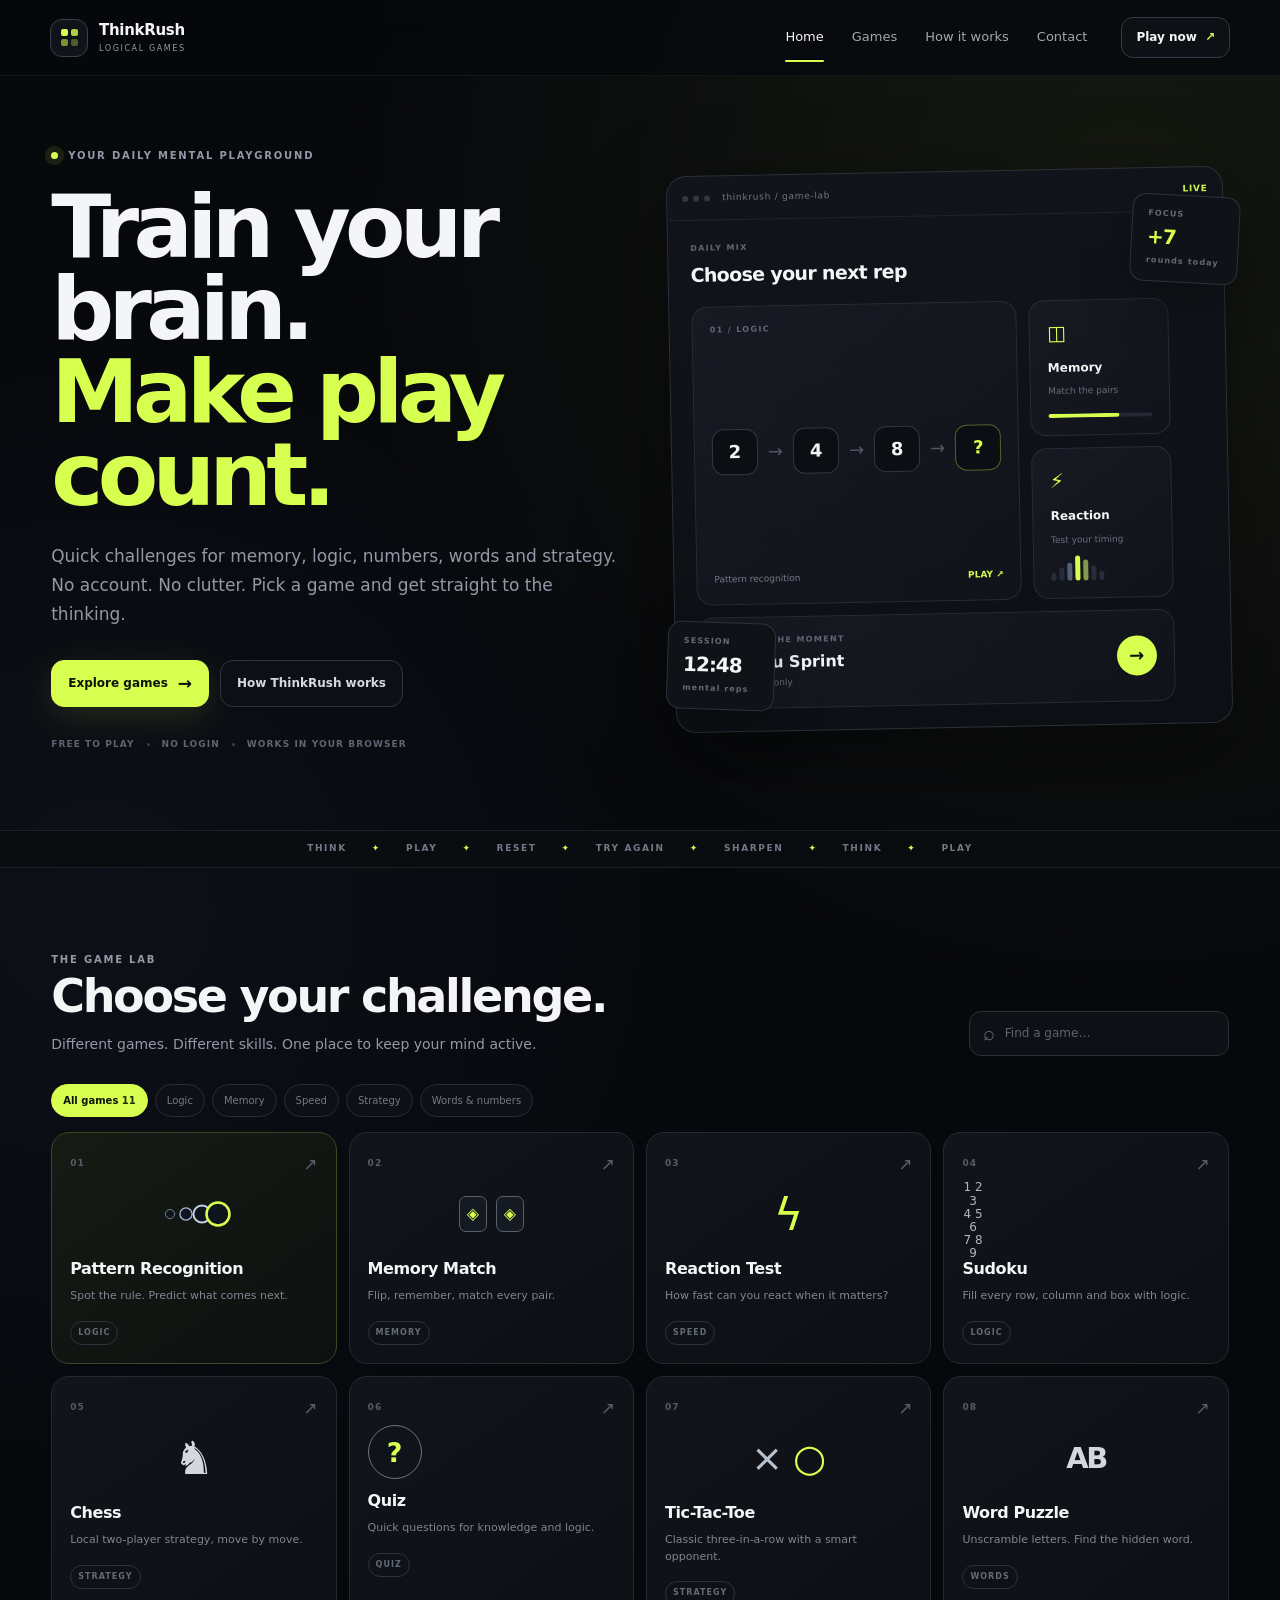
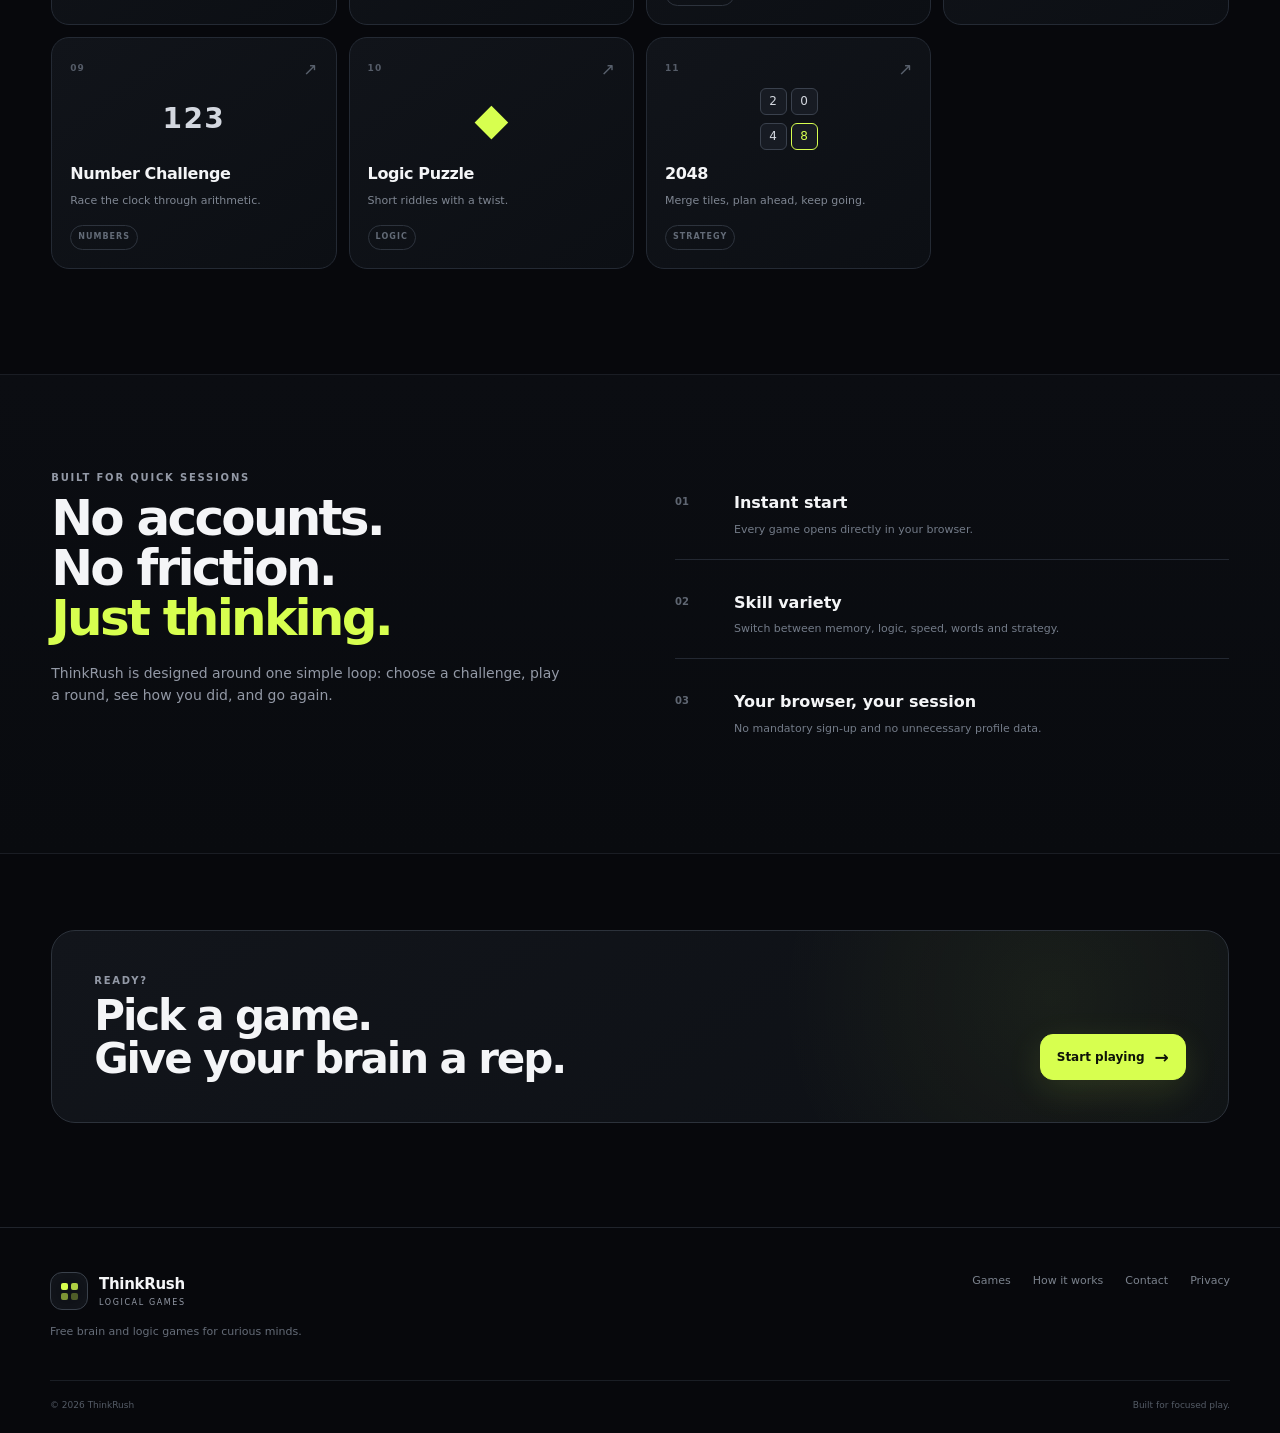
<file: index.html>
<!DOCTYPE html>
<html lang="en">
<head>
  <meta charset="UTF-8">
  <meta name="viewport" content="width=device-width, initial-scale=1">
  <meta name="theme-color" content="#07080c">
  <meta name="description" content="ThinkRush Logical Games is a free, no-login playground for Sudoku, chess, quizzes, memory, logic, reaction and number challenges.">
  <meta name="robots" content="index,follow,max-image-preview:large">
  <link rel="canonical" href="https://YOUR-SITE-URL/">
  <meta property="og:title" content="ThinkRush — Train Your Brain Through Play">
  <meta property="og:description" content="A focused collection of free brain and logic games. No login. No paywall. Just play.">
  <meta property="og:type" content="website">
  <meta property="og:url" content="https://YOUR-SITE-URL/">
  <meta name="twitter:card" content="summary">
  <meta name="twitter:title" content="ThinkRush Logical Games">
  <meta name="twitter:description" content="Free brain and logic games. Play instantly in your browser.">
  <link rel="icon" href="./assets/favicon.svg" type="image/svg+xml">
  <link rel="manifest" href="/manifest.webmanifest">
  <link rel="stylesheet" href="./styles.css">
  <title>ThinkRush — Train Your Brain Through Play</title>
  <script type="application/ld+json">
  {
    "@context":"https://schema.org",
    "@type":"WebSite",
    "name":"ThinkRush Logical Games",
    "description":"Free brain and logic games that can be played instantly in a browser.",
    "url":"https://YOUR-SITE-URL/"
  }
  </script>
</head>
<body data-page="home">
  <a class="skip-link" href="#main">Skip to content</a>
  <header class="site-header">
    <a class="brand" href="./" aria-label="ThinkRush home">
      <span class="brand-mark"><span></span><span></span><span></span><span></span></span>
      <span class="brand-copy"><strong>ThinkRush</strong><small>LOGICAL GAMES</small></span>
    </a>
    <nav class="nav" aria-label="Main navigation">
      <a class="active" href="./">Home</a>
      <a href="#games">Games</a>
      <a href="./how-it-works.html">How it works</a>
      <a href="./contact.html">Contact</a>
    </nav>
    <a class="header-cta" href="#games">Play now <span>↗</span></a>
    <button class="menu-toggle" aria-label="Open menu" aria-expanded="false">☰</button>
  </header>

  <main id="main">
    <section class="hero section-shell">
      <div class="hero-copy">
        <div class="hero-kicker"><span class="pulse"></span> YOUR DAILY MENTAL PLAYGROUND</div>
        <h1>Train your brain.<br><em>Make play count.</em></h1>
        <p class="hero-text">Quick challenges for memory, logic, numbers, words and strategy. No account. No clutter. Pick a game and get straight to the thinking.</p>
        <div class="hero-actions">
          <a class="btn btn-primary" href="#games">Explore games <span>→</span></a>
          <a class="btn btn-secondary" href="./how-it-works.html">How ThinkRush works</a>
        </div>
        <div class="hero-trust"><span>FREE TO PLAY</span><i></i><span>NO LOGIN</span><i></i><span>WORKS IN YOUR BROWSER</span></div>
      </div>

      <div class="hero-stage" aria-label="ThinkRush game dashboard preview">
        <div class="glow glow-a"></div><div class="glow glow-b"></div>
        <div class="stage-window">
          <div class="window-bar"><span class="window-dots"><i></i><i></i><i></i></span><span class="window-title">thinkrush / game-lab</span><span class="window-pill">LIVE</span></div>
          <div class="stage-body">
            <div class="stage-heading"><span>DAILY MIX</span><strong>Choose your next rep</strong></div>
            <div class="stage-grid">
              <div class="stage-card stage-card-main">
                <div class="mini-label">01 / LOGIC</div>
                <div class="mini-sequence"><b>2</b><span>→</span><b>4</b><span>→</span><b>8</b><span>→</span><b>?</b></div>
                <div class="mini-foot"><span>Pattern recognition</span><strong>PLAY ↗</strong></div>
              </div>
              <div class="stage-card stage-card-side">
                <div class="stage-icon">◫</div><strong>Memory</strong><small>Match the pairs</small><div class="progress"><span style="width:68%"></span></div>
              </div>
              <div class="stage-card stage-card-side">
                <div class="stage-icon">⚡</div><strong>Reaction</strong><small>Test your timing</small><div class="meter"><i></i><i></i><i></i><i></i><i></i><i></i><i></i></div>
              </div>
              <div class="stage-card stage-wide"><div><span class="mini-label">GAME OF THE MOMENT</span><strong>Sudoku Sprint</strong><small>9 × 9 · logic only</small></div><span class="play-circle">→</span></div>
            </div>
          </div>
        </div>
        <div class="float-card float-score"><span>SESSION</span><strong>12:48</strong><small>mental reps</small></div>
        <div class="float-card float-focus"><span>FOCUS</span><strong>+7</strong><small>rounds today</small></div>
      </div>
    </section>

    <section class="ticker" aria-label="ThinkRush highlights">
      <div class="ticker-track"><span>THINK</span><b>✦</b><span>PLAY</span><b>✦</b><span>RESET</span><b>✦</b><span>TRY AGAIN</span><b>✦</b><span>SHARPEN</span><b>✦</b><span>THINK</span><b>✦</b><span>PLAY</span></div>
    </section>

    <section id="games" class="section-shell games-section">
      <div class="games-heading">
        <div><div class="section-kicker">THE GAME LAB</div><h2>Choose your challenge.</h2><p>Different games. Different skills. One place to keep your mind active.</p></div>
        <div class="game-search-wrap"><label class="search"><span>⌕</span><input id="gameSearch" type="search" placeholder="Find a game…" aria-label="Find a game"></label></div>
      </div>
      <div class="filter-row" role="tablist" aria-label="Game categories">
        <button class="filter active" data-filter="all">All games <span>11</span></button>
        <button class="filter" data-filter="logic">Logic</button>
        <button class="filter" data-filter="memory">Memory</button>
        <button class="filter" data-filter="speed">Speed</button>
        <button class="filter" data-filter="strategy">Strategy</button>
        <button class="filter" data-filter="words">Words & numbers</button>
      </div>
      <div class="games-grid-v2" id="gamesGrid">
        <a class="game-card-v2 featured" data-category="logic" href="./games/pattern-recognition.html"><div class="card-top"><span class="game-no">01</span><span class="card-arrow">↗</span></div><div class="game-symbol sequence-symbol"><i></i><i></i><i></i><i></i></div><h3>Pattern Recognition</h3><p>Spot the rule. Predict what comes next.</p><span class="card-tag">LOGIC</span></a>
        <a class="game-card-v2" data-category="memory" href="./games/memory-match.html"><div class="card-top"><span class="game-no">02</span><span class="card-arrow">↗</span></div><div class="game-symbol memory-symbol"><span>◈</span><span>◈</span></div><h3>Memory Match</h3><p>Flip, remember, match every pair.</p><span class="card-tag">MEMORY</span></a>
        <a class="game-card-v2" data-category="speed" href="./games/reaction-test.html"><div class="card-top"><span class="game-no">03</span><span class="card-arrow">↗</span></div><div class="game-symbol bolt-symbol">ϟ</div><h3>Reaction Test</h3><p>How fast can you react when it matters?</p><span class="card-tag">SPEED</span></a>
        <a class="game-card-v2" data-category="logic" href="./games/sudoku.html"><div class="card-top"><span class="game-no">04</span><span class="card-arrow">↗</span></div><div class="game-symbol grid-symbol">1 2 3<br>4 5 6<br>7 8 9</div><h3>Sudoku</h3><p>Fill every row, column and box with logic.</p><span class="card-tag">LOGIC</span></a>
        <a class="game-card-v2" data-category="strategy" href="./games/chess.html"><div class="card-top"><span class="game-no">05</span><span class="card-arrow">↗</span></div><div class="game-symbol chess-symbol">♞</div><h3>Chess</h3><p>Local two-player strategy, move by move.</p><span class="card-tag">STRATEGY</span></a>
        <a class="game-card-v2" data-category="words" href="./games/quiz.html"><div class="card-top"><span class="game-no">06</span><span class="card-arrow">↗</span></div><div class="game-symbol quiz-symbol">?</div><h3>Quiz</h3><p>Quick questions for knowledge and logic.</p><span class="card-tag">QUIZ</span></a>
        <a class="game-card-v2" data-category="strategy" href="./games/tic-tac-toe.html"><div class="card-top"><span class="game-no">07</span><span class="card-arrow">↗</span></div><div class="game-symbol xo-symbol"><span>×</span><span>○</span></div><h3>Tic-Tac-Toe</h3><p>Classic three-in-a-row with a smart opponent.</p><span class="card-tag">STRATEGY</span></a>
        <a class="game-card-v2" data-category="words" href="./games/word-puzzle.html"><div class="card-top"><span class="game-no">08</span><span class="card-arrow">↗</span></div><div class="game-symbol letter-symbol">AB</div><h3>Word Puzzle</h3><p>Unscramble letters. Find the hidden word.</p><span class="card-tag">WORDS</span></a>
        <a class="game-card-v2" data-category="words" href="./games/number-challenge.html"><div class="card-top"><span class="game-no">09</span><span class="card-arrow">↗</span></div><div class="game-symbol number-symbol">123</div><h3>Number Challenge</h3><p>Race the clock through arithmetic.</p><span class="card-tag">NUMBERS</span></a>
        <a class="game-card-v2" data-category="logic" href="./games/logic-puzzle.html"><div class="card-top"><span class="game-no">10</span><span class="card-arrow">↗</span></div><div class="game-symbol diamond-symbol">◆</div><h3>Logic Puzzle</h3><p>Short riddles with a twist.</p><span class="card-tag">LOGIC</span></a>
        <a class="game-card-v2" data-category="strategy" href="./games/2048.html"><div class="card-top"><span class="game-no">11</span><span class="card-arrow">↗</span></div><div class="game-symbol tile-symbol"><span>2</span><span>0</span><span>4</span><span>8</span></div><h3>2048</h3><p>Merge tiles, plan ahead, keep going.</p><span class="card-tag">STRATEGY</span></a>
      </div>
      <div class="empty-games" id="emptyGames" hidden>No game matched that search. Try another word.</div>
    </section>

    <section class="why-section">
      <div class="section-shell why-wrap">
        <div class="why-copy"><div class="section-kicker">BUILT FOR QUICK SESSIONS</div><h2>No accounts.<br>No friction.<br><em>Just thinking.</em></h2><p>ThinkRush is designed around one simple loop: choose a challenge, play a round, see how you did, and go again.</p></div>
        <div class="why-points">
          <div class="why-point"><span>01</span><div><strong>Instant start</strong><p>Every game opens directly in your browser.</p></div></div>
          <div class="why-point"><span>02</span><div><strong>Skill variety</strong><p>Switch between memory, logic, speed, words and strategy.</p></div></div>
          <div class="why-point"><span>03</span><div><strong>Your browser, your session</strong><p>No mandatory sign-up and no unnecessary profile data.</p></div></div>
        </div>
      </div>
    </section>

    <section class="cta-section section-shell">
      <div class="cta-panel"><div><div class="section-kicker">READY?</div><h2>Pick a game.<br>Give your brain a rep.</h2></div><a class="btn btn-primary" href="#games">Start playing <span>→</span></a></div>
    </section>
  </main>

  <footer class="site-footer-v2"><div class="footer-brand"><a class="brand" href="./"><span class="brand-mark"><span></span><span></span><span></span><span></span></span><span class="brand-copy"><strong>ThinkRush</strong><small>LOGICAL GAMES</small></span></a><p>Free brain and logic games for curious minds.</p></div><div class="footer-links"><a href="#games">Games</a><a href="./how-it-works.html">How it works</a><a href="./contact.html">Contact</a><a href="./privacy.html">Privacy</a></div><div class="footer-bottom"><span>© 2026 ThinkRush</span><span>Built for focused play.</span></div></footer>
  <script src="./app.js" defer></script>
  <script>
    (()=>{
      const search=document.getElementById('gameSearch'), cards=[...document.querySelectorAll('.game-card-v2')], empty=document.getElementById('emptyGames');
      let filter='all';
      function render(){const q=(search.value||'').toLowerCase().trim();let shown=0;cards.forEach(card=>{const ok=(filter==='all'||card.dataset.category===filter)&&(!q||card.textContent.toLowerCase().includes(q));card.hidden=!ok;if(ok)shown++});empty.hidden=shown!==0}
      document.querySelectorAll('.filter').forEach(btn=>btn.addEventListener('click',()=>{document.querySelectorAll('.filter').forEach(x=>x.classList.remove('active'));btn.classList.add('active');filter=btn.dataset.filter;render()}));
      search.addEventListener('input',render);
      const menu=document.querySelector('.menu-toggle'),nav=document.querySelector('.nav'); menu.addEventListener('click',()=>{const open=menu.getAttribute('aria-expanded')==='true';menu.setAttribute('aria-expanded',String(!open));nav.classList.toggle('open',!open)});
    })();
  </script>
</body>
</html>
</file>
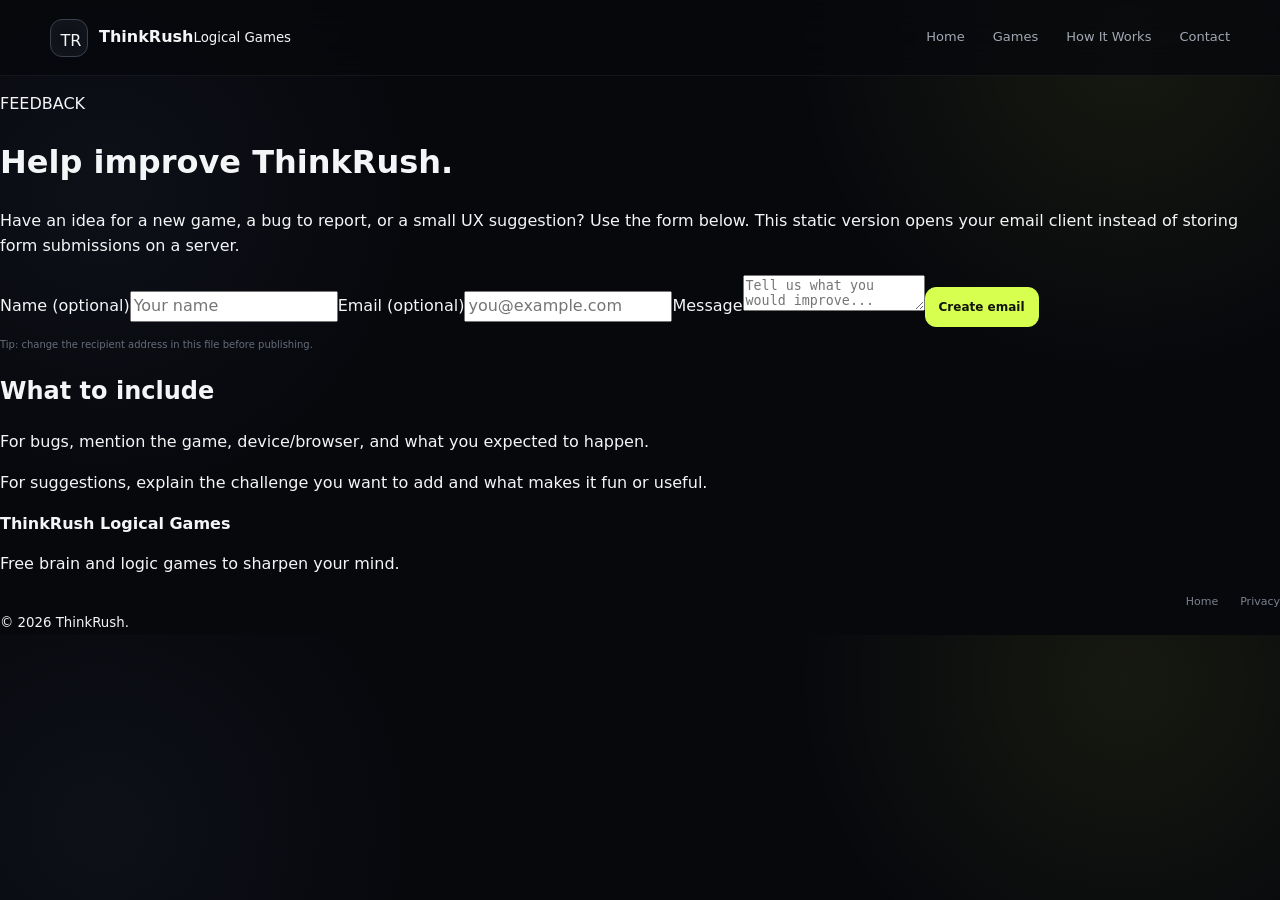
<file: contact.html>
<!DOCTYPE html><html lang="en"><head><meta charset="UTF-8"><meta name="viewport" content="width=device-width, initial-scale=1"><meta name="description" content="Contact ThinkRush Logical Games with feedback or suggestions for new brain games."><meta name="robots" content="index,follow"><link rel="canonical" href="https://YOUR-SITE-URL/contact.html"><link rel="icon" href="./assets/favicon.svg" type="image/svg+xml"><link rel="stylesheet" href="./styles.css"><title>Contact — ThinkRush Logical Games</title></head><body><header class="site-header"><a class="brand" href="./"><span class="brand-mark">TR</span><span><strong>ThinkRush</strong><small>Logical Games</small></span></a><nav class="nav"><a href="./">Home</a><a href="./#games">Games</a><a href="./how-it-works.html">How It Works</a><a href="./contact.html">Contact</a></nav><button class="menu-toggle">☰</button></header><main class="prose-page"><div class="content"><p class="eyebrow">FEEDBACK</p><h1>Help improve ThinkRush.</h1><p>Have an idea for a new game, a bug to report, or a small UX suggestion? Use the form below. This static version opens your email client instead of storing form submissions on a server.</p><div class="contact-card"><div class="contact-box"><label for="name">Name (optional)</label><input id="name" placeholder="Your name"><label for="email">Email (optional)</label><input id="email" type="email" placeholder="you@example.com"><label for="message">Message</label><textarea id="message" placeholder="Tell us what you would improve..."></textarea><button class="control-btn primary" id="send">Create email</button><p class="tiny">Tip: change the recipient address in this file before publishing.</p></div><div class="contact-box"><h2>What to include</h2><p>For bugs, mention the game, device/browser, and what you expected to happen.</p><p>For suggestions, explain the challenge you want to add and what makes it fun or useful.</p></div></div></div></main><footer class="site-footer"><div><strong>ThinkRush Logical Games</strong><p>Free brain and logic games to sharpen your mind.</p></div><div class="footer-links"><a href="./">Home</a><a href="./privacy.html">Privacy</a></div><small>© 2026 ThinkRush.</small></footer><script>document.getElementById('send').onclick=()=>{const n=document.getElementById('name').value,e=document.getElementById('email').value,m=document.getElementById('message').value;location.href='mailto:hello@YOUR-EMAIL.example?subject=ThinkRush%20feedback&body='+encodeURIComponent(`Name: ${n}\nEmail: ${e}\n\n${m}`)}</script></body></html>
</file>
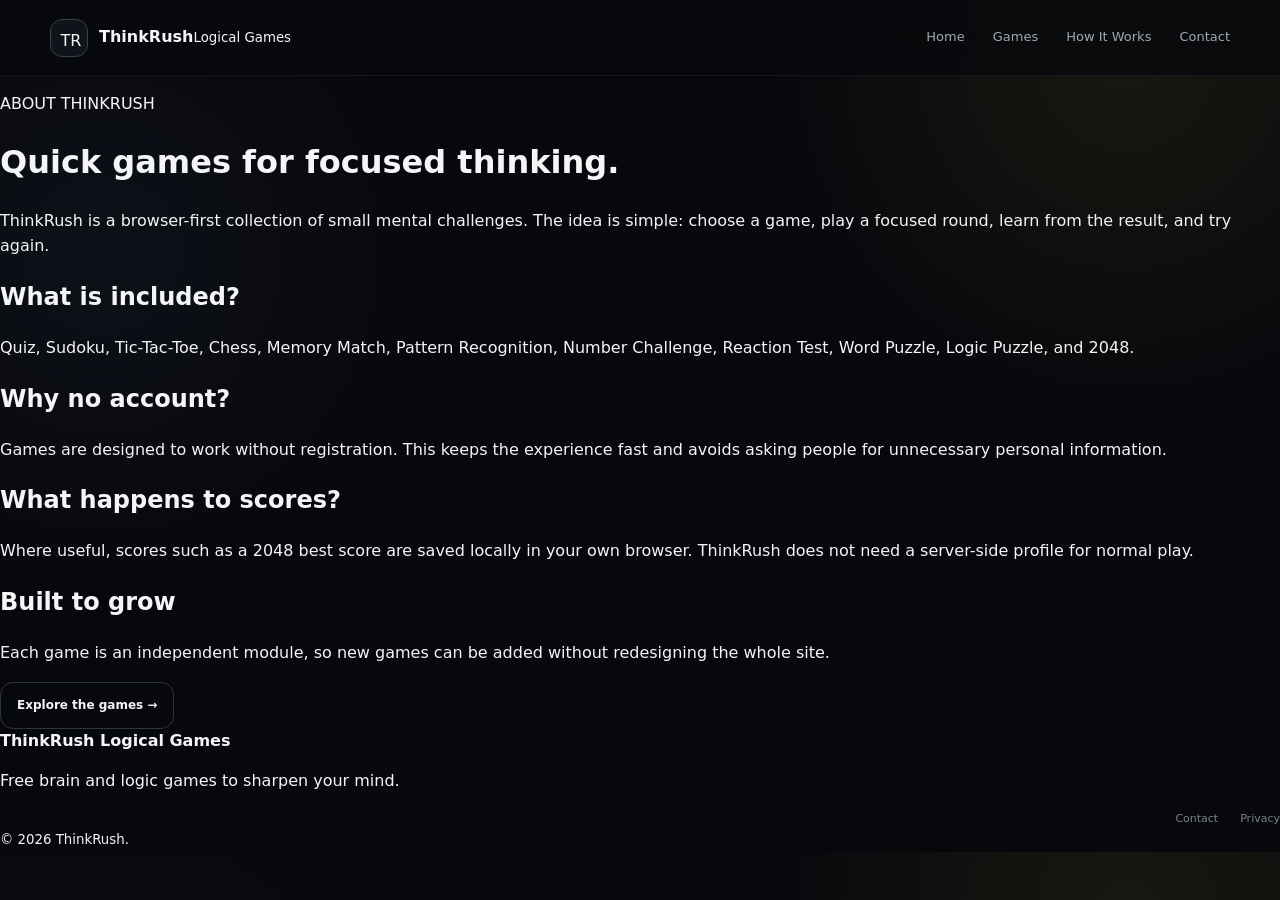
<file: how-it-works.html>
<!DOCTYPE html><html lang="en"><head><meta charset="UTF-8"><meta name="viewport" content="width=device-width, initial-scale=1"><meta name="description" content="Learn how ThinkRush Logical Games works, why the games are designed as quick mental challenges, and what data the site stores."><meta name="robots" content="index,follow"><link rel="canonical" href="https://YOUR-SITE-URL/how-it-works.html"><link rel="icon" href="./assets/favicon.svg" type="image/svg+xml"><link rel="stylesheet" href="./styles.css"><title>How ThinkRush Works — ThinkRush Logical Games</title></head><body><header class="site-header"><a class="brand" href="./"><span class="brand-mark">TR</span><span><strong>ThinkRush</strong><small>Logical Games</small></span></a><nav class="nav"><a href="./">Home</a><a href="./#games">Games</a><a href="./how-it-works.html">How It Works</a><a href="./contact.html">Contact</a></nav><button class="menu-toggle">☰</button></header><main class="prose-page"><div class="content"><p class="eyebrow">ABOUT THINKRUSH</p><h1>Quick games for focused thinking.</h1><p>ThinkRush is a browser-first collection of small mental challenges. The idea is simple: choose a game, play a focused round, learn from the result, and try again.</p><h2>What is included?</h2><p>Quiz, Sudoku, Tic-Tac-Toe, Chess, Memory Match, Pattern Recognition, Number Challenge, Reaction Test, Word Puzzle, Logic Puzzle, and 2048.</p><h2>Why no account?</h2><p>Games are designed to work without registration. This keeps the experience fast and avoids asking people for unnecessary personal information.</p><h2>What happens to scores?</h2><p>Where useful, scores such as a 2048 best score are saved locally in your own browser. ThinkRush does not need a server-side profile for normal play.</p><h2>Built to grow</h2><p>Each game is an independent module, so new games can be added without redesigning the whole site.</p><a class="btn primary" href="./#games">Explore the games →</a></div></main><footer class="site-footer"><div><strong>ThinkRush Logical Games</strong><p>Free brain and logic games to sharpen your mind.</p></div><div class="footer-links"><a href="./contact.html">Contact</a><a href="./privacy.html">Privacy</a></div><small>© 2026 ThinkRush.</small></footer><script src="./app.js" defer></script></body></html>
</file>
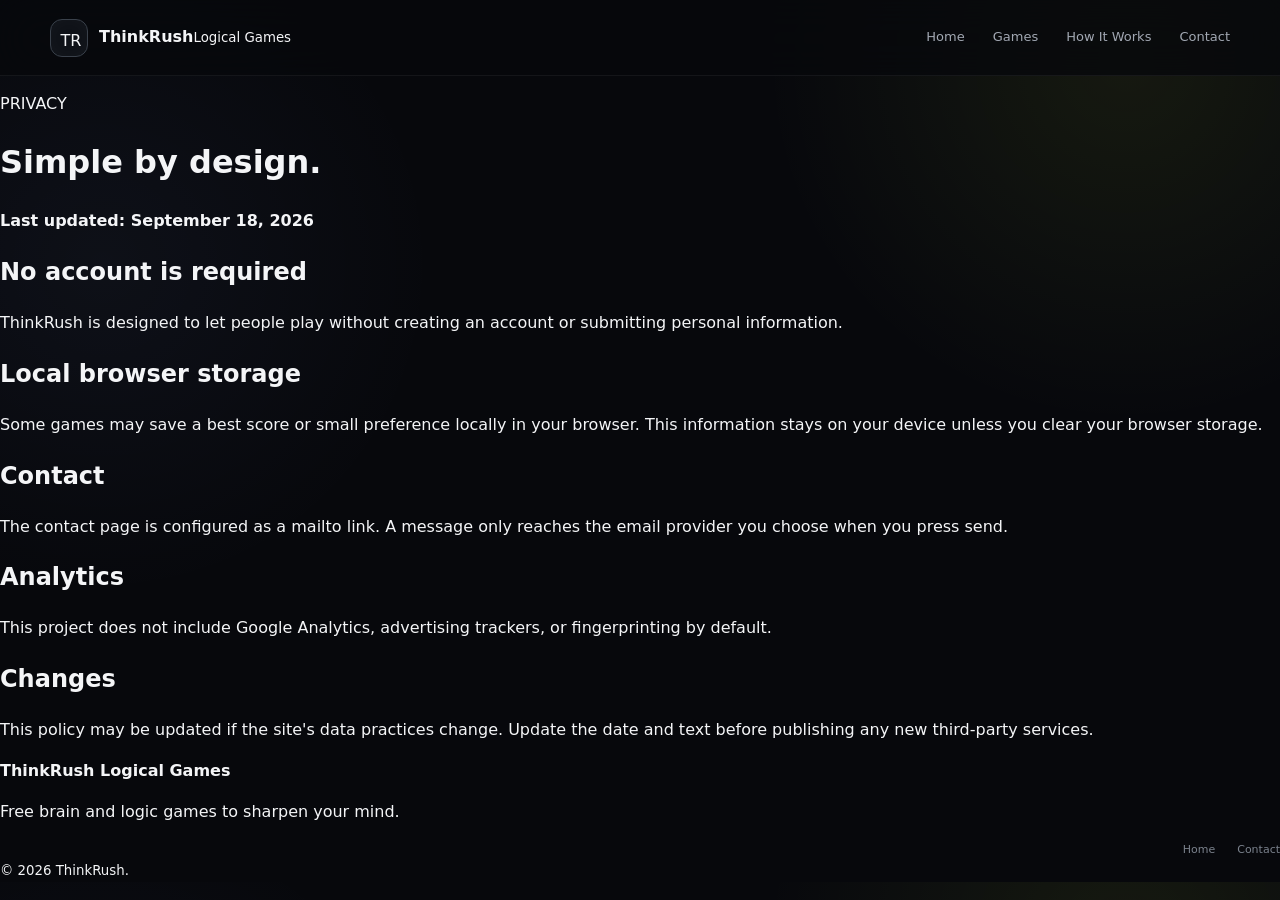
<file: privacy.html>
<!DOCTYPE html><html lang="en"><head><meta charset="UTF-8"><meta name="viewport" content="width=device-width, initial-scale=1"><meta name="description" content="ThinkRush Logical Games privacy policy explaining local browser storage, contact forms, and minimal data handling."><meta name="robots" content="index,follow"><link rel="canonical" href="https://YOUR-SITE-URL/privacy.html"><link rel="icon" href="./assets/favicon.svg" type="image/svg+xml"><link rel="stylesheet" href="./styles.css"><title>Privacy Policy — ThinkRush Logical Games</title></head><body><header class="site-header"><a class="brand" href="./"><span class="brand-mark">TR</span><span><strong>ThinkRush</strong><small>Logical Games</small></span></a><nav class="nav"><a href="./">Home</a><a href="./#games">Games</a><a href="./how-it-works.html">How It Works</a><a href="./contact.html">Contact</a></nav><button class="menu-toggle">☰</button></header><main class="prose-page"><div class="content"><p class="eyebrow">PRIVACY</p><h1>Simple by design.</h1><p><strong>Last updated: September 18, 2026</strong></p><h2>No account is required</h2><p>ThinkRush is designed to let people play without creating an account or submitting personal information.</p><h2>Local browser storage</h2><p>Some games may save a best score or small preference locally in your browser. This information stays on your device unless you clear your browser storage.</p><h2>Contact</h2><p>The contact page is configured as a mailto link. A message only reaches the email provider you choose when you press send.</p><h2>Analytics</h2><p>This project does not include Google Analytics, advertising trackers, or fingerprinting by default.</p><h2>Changes</h2><p>This policy may be updated if the site's data practices change. Update the date and text before publishing any new third-party services.</p></div></main><footer class="site-footer"><div><strong>ThinkRush Logical Games</strong><p>Free brain and logic games to sharpen your mind.</p></div><div class="footer-links"><a href="./">Home</a><a href="./contact.html">Contact</a></div><small>© 2026 ThinkRush.</small></footer><script src="./app.js" defer></script></body></html>
</file>
<file: styles.css>
:root{
  --bg:#07080c;--bg2:#0b0d12;--panel:#101218;--panel-2:#14171f;--line:#242934;--line-soft:#1a1d25;
  --text:#f4f5f7;--muted:#9399a6;--muted-2:#646b78;--accent:#d7ff4f;--accent-2:#9ab833;
  --blue:#8aa5ff;--danger:#ff6b7a;--radius:22px;--shadow:0 26px 90px rgba(0,0,0,.38);
}
*{box-sizing:border-box}html{scroll-behavior:smooth}body{margin:0;background:radial-gradient(circle at 88% 7%,rgba(215,255,79,.07),transparent 26%),radial-gradient(circle at 8% 30%,rgba(138,165,255,.05),transparent 25%),var(--bg);color:var(--text);font-family:Inter,ui-sans-serif,system-ui,-apple-system,BlinkMacSystemFont,"Segoe UI",sans-serif;line-height:1.55}a{color:inherit;text-decoration:none}button,input{font:inherit}.skip-link{position:absolute;left:-999px}.skip-link:focus{left:16px;top:16px;z-index:80;background:var(--accent);color:#10140b;padding:9px 12px;border-radius:9px}.section-shell{width:min(1180px,92vw);margin:0 auto}
.site-header{height:76px;position:sticky;top:0;z-index:50;display:flex;align-items:center;gap:34px;padding:0 clamp(18px,4vw,50px);border-bottom:1px solid rgba(255,255,255,.055);background:rgba(7,8,12,.78);backdrop-filter:blur(20px)}.brand{display:flex;align-items:center;gap:11px}.brand-mark{width:38px;height:38px;border:1px solid #3a414b;border-radius:12px;display:grid;grid-template-columns:repeat(2,7px);grid-template-rows:repeat(2,7px);gap:3px;place-content:center;background:#0e1117;box-shadow:inset 0 0 20px rgba(255,255,255,.03)}.brand-mark span{display:block;border-radius:2px;background:var(--accent)}.brand-mark span:nth-child(2){opacity:.8}.brand-mark span:nth-child(3){opacity:.55}.brand-mark span:nth-child(4){opacity:.32}.brand-copy strong,.brand-copy small{display:block}.brand-copy strong{font-size:15px;letter-spacing:-.02em}.brand-copy small{font-size:8px;letter-spacing:.2em;color:var(--muted);margin-top:1px}.nav{display:flex;align-items:center;gap:28px;margin-left:auto;color:#a2a8b3;font-size:13px}.nav a{position:relative;padding:7px 0}.nav a:hover,.nav a.active{color:var(--text)}.nav a.active:after{content:"";position:absolute;left:0;right:0;bottom:-7px;height:2px;background:var(--accent);border-radius:99px}.header-cta{display:inline-flex;align-items:center;gap:8px;padding:10px 14px;border:1px solid #343a45;border-radius:12px;font-size:12px;font-weight:750;background:#0d1015}.header-cta span{color:var(--accent)}.menu-toggle{display:none;margin-left:auto;border:1px solid #303640;background:#0d1015;color:var(--text);border-radius:10px;width:40px;height:40px}
.hero{min-height:675px;display:grid;grid-template-columns:1.02fr .98fr;align-items:center;gap:40px;padding:72px 0 78px}.hero-kicker,.section-kicker{color:var(--muted);font-size:10px;letter-spacing:.18em;font-weight:850}.hero-kicker{display:flex;align-items:center;gap:10px;margin-bottom:22px}.pulse{width:7px;height:7px;border-radius:50%;background:var(--accent);box-shadow:0 0 0 6px rgba(215,255,79,.09),0 0 20px rgba(215,255,79,.28)}.hero h1{font-size:clamp(52px,7.2vw,88px);line-height:.94;letter-spacing:-.065em;margin:0;max-width:720px}.hero h1 em,.why-copy h2 em{font-style:normal;color:var(--accent)}.hero-text{max-width:625px;margin:26px 0 0;color:var(--muted);font-size:17px;line-height:1.7}.hero-actions{display:flex;gap:11px;flex-wrap:wrap;margin:31px 0}.btn{display:inline-flex;align-items:center;justify-content:center;gap:10px;padding:13px 16px;border-radius:13px;border:1px solid #2f3540;font-size:12px;font-weight:800;transition:transform .2s ease,border-color .2s ease,background .2s ease}.btn:hover{transform:translateY(-2px)}.btn-primary{background:var(--accent);color:#0e1208;border-color:var(--accent);box-shadow:0 10px 35px rgba(215,255,79,.12)}.btn-primary span{font-size:17px;line-height:0}.btn-secondary{background:#0c0f14;color:#d6d9df}.hero-trust{display:flex;align-items:center;gap:12px;flex-wrap:wrap;color:#5e6572;font-size:9px;font-weight:800;letter-spacing:.12em}.hero-trust i{width:3px;height:3px;border-radius:50%;background:#3d434d}
.hero-stage{min-height:455px;position:relative;display:grid;place-items:center}.glow{position:absolute;border-radius:50%;filter:blur(20px);pointer-events:none}.glow-a{width:320px;height:320px;right:5%;top:5%;background:rgba(215,255,79,.055)}.glow-b{width:250px;height:250px;left:10%;bottom:4%;background:rgba(138,165,255,.05)}.stage-window{position:relative;width:min(570px,100%);border:1px solid #2b3039;border-radius:20px;background:linear-gradient(180deg,#11141a,#0c0f14);box-shadow:var(--shadow);overflow:hidden;transform:rotate(-1.1deg)}.window-bar{height:44px;display:flex;align-items:center;gap:12px;padding:0 15px;border-bottom:1px solid #20242c;color:#6e7683;font-size:9px;letter-spacing:.08em}.window-dots{display:flex;gap:5px}.window-dots i{width:6px;height:6px;border-radius:50%;background:#313744}.window-title{flex:1}.window-pill{color:var(--accent);font-weight:900}.stage-body{padding:22px}.stage-heading span,.mini-label{display:block;color:#606876;font-size:8px;letter-spacing:.17em;font-weight:850}.stage-heading strong{display:block;margin-top:6px;font-size:19px;letter-spacing:-.035em}.stage-grid{display:grid;grid-template-columns:1.4fr .8fr;gap:12px;margin-top:16px}.stage-card{border:1px solid #262c36;background:linear-gradient(145deg,#171a22,#10131a);border-radius:16px;min-height:125px;padding:17px}.stage-card-main{grid-row:span 2;display:flex;flex-direction:column;justify-content:space-between}.mini-sequence{display:flex;align-items:center;justify-content:center;gap:10px;font-size:18px;margin-top:12px}.mini-sequence b{width:46px;height:46px;border-radius:12px;display:grid;place-items:center;border:1px solid #303744;background:#0b0e13}.mini-sequence b:last-child{color:var(--accent);border-color:rgba(215,255,79,.35)}.mini-sequence span{color:#505764}.mini-foot{display:flex;justify-content:space-between;align-items:center;gap:10px;margin-top:16px;color:#747c89;font-size:9px}.mini-foot strong{font-size:9px;color:var(--accent)}.stage-card-side{min-height:125px}.stage-icon{font-size:20px;color:var(--accent);margin-bottom:10px}.stage-card-side strong{display:block;font-size:12px}.stage-card-side small{color:#68707c;font-size:9px}.progress{height:4px;background:#232833;border-radius:99px;margin-top:12px;overflow:hidden}.progress span{height:100%;display:block;background:var(--accent);border-radius:99px}.meter{display:flex;align-items:end;gap:3px;height:25px;margin-top:5px}.meter i{width:5px;border-radius:99px;background:#272d38}.meter i:nth-child(1){height:8px}.meter i:nth-child(2){height:13px}.meter i:nth-child(3){height:18px;background:#525e71}.meter i:nth-child(4){height:25px;background:var(--accent)}.meter i:nth-child(5){height:21px;background:#86974e}.meter i:nth-child(6){height:15px}.meter i:nth-child(7){height:9px}.stage-wide{grid-column:1/-1;display:flex;align-items:center;justify-content:space-between;min-height:88px}.stage-wide strong{display:block;font-size:16px;margin-top:4px}.stage-wide small{display:block;color:#69717e;font-size:9px;margin-top:1px}.play-circle{width:40px;height:40px;border-radius:50%;display:grid;place-items:center;background:var(--accent);color:#10140b;font-size:18px;font-weight:900}.float-card{position:absolute;padding:13px 15px;border:1px solid #2c323c;border-radius:14px;background:#0f1217;box-shadow:0 18px 50px rgba(0,0,0,.3);min-width:108px}.float-card span,.float-card small{display:block;color:#646b76;font-size:8px;letter-spacing:.14em;font-weight:800}.float-card strong{display:block;font-size:20px;letter-spacing:-.05em;margin:2px 0}.float-score{left:-4px;bottom:18px;transform:rotate(2deg)}.float-focus{right:-10px;top:24px;transform:rotate(3deg)}.float-focus strong{color:var(--accent)}
.ticker{overflow:hidden;border-block:1px solid #1d2027;background:#0a0c10}.ticker-track{white-space:nowrap;display:flex;justify-content:center;gap:25px;padding:11px 0;color:#737986;font-size:9px;font-weight:850;letter-spacing:.18em}.ticker-track b{color:var(--accent)}
.games-section{padding:84px 0 105px}.games-heading{display:flex;align-items:end;justify-content:space-between;gap:30px}.games-heading h2,.cta-panel h2{margin:6px 0 0;font-size:46px;line-height:1.02;letter-spacing:-.05em}.games-heading p{max-width:580px;margin:14px 0 0;color:var(--muted);font-size:14px}.game-search-wrap{flex:0 0 260px}.search{height:45px;display:flex;align-items:center;gap:8px;border:1px solid #2a2f38;border-radius:12px;padding:0 13px;background:#0d1015}.search span{color:#6b7380;font-size:20px}.search input{min-width:0;flex:1;border:0;outline:0;background:transparent;color:var(--text);font-size:12px}.search input::placeholder{color:#5e6570}.filter-row{display:flex;gap:7px;flex-wrap:wrap;margin:28px 0 15px}.filter{border:1px solid #282d36;background:#0d1015;color:#737a87;padding:8px 11px;border-radius:999px;font-size:10px;cursor:pointer}.filter span{color:#4d5560}.filter.active{background:#d7ff4f;color:#0e1208;border-color:#d7ff4f;font-weight:850}.filter.active span{color:#23300a}.games-grid-v2{display:grid;grid-template-columns:repeat(4,1fr);gap:12px}.game-card-v2{position:relative;min-height:216px;border:1px solid #242a34;border-radius:18px;background:linear-gradient(145deg,#11141a,#0c0f14);padding:18px;overflow:hidden;transition:transform .2s ease,border-color .2s ease,box-shadow .2s ease}.game-card-v2:hover{transform:translateY(-4px);border-color:#3b424d;box-shadow:0 18px 55px rgba(0,0,0,.28)}.game-card-v2.featured{background:linear-gradient(145deg,#161b14,#0d1110);border-color:#3b4723}.game-card-v2[hidden]{display:none}.card-top{display:flex;justify-content:space-between;align-items:center}.game-no{font-size:9px;color:#555c68;font-weight:850;letter-spacing:.12em}.card-arrow{font-size:17px;color:#59616d}.game-symbol{height:66px;display:flex;align-items:center;justify-content:center;margin:4px 0 10px;color:#d3d7df}.sequence-symbol{gap:6px}.sequence-symbol i{width:10px;height:10px;border:1px solid #71809b;border-radius:50%;background:#10141c}.sequence-symbol i:nth-child(2){transform:scale(1.35);border-color:#a3b4d8}.sequence-symbol i:nth-child(3){transform:scale(1.9);border-color:#c3d0e7}.sequence-symbol i:nth-child(4){transform:scale(2.55);border-color:var(--accent)}.memory-symbol{gap:9px}.memory-symbol span{width:28px;height:36px;border-radius:7px;display:grid;place-items:center;border:1px solid #586170;background:#151921;color:var(--accent);font-size:16px}.bolt-symbol{font-size:45px;color:var(--accent)}.grid-symbol{display:grid;grid-template-columns:repeat(3,1fr);gap:3px;width:70px;font-size:12px;line-height:1.1;text-align:center;color:#aeb6c5}.chess-symbol{font-size:46px}.quiz-symbol{width:54px;height:54px;border-radius:50%;border:1px solid #6b7482;color:var(--accent);font-size:27px;font-weight:900}.xo-symbol{gap:10px;font-size:38px}.xo-symbol span:first-child{color:#b9c2d1}.xo-symbol span:last-child{color:var(--accent)}.letter-symbol{font-size:29px;font-weight:900;letter-spacing:-.08em}.number-symbol{font-size:28px;font-weight:850;letter-spacing:.05em}.diamond-symbol{font-size:44px;color:var(--accent)}.tile-symbol{display:grid;grid-template-columns:repeat(2,27px);gap:4px}.tile-symbol span{height:27px;display:grid;place-items:center;border-radius:6px;border:1px solid #3a414d;background:#171b23;font-size:12px}.tile-symbol span:last-child{border-color:var(--accent);color:var(--accent)}.game-card-v2 h3{margin:0;font-size:16px;letter-spacing:-.025em}.game-card-v2 p{margin:6px 0 13px;color:#7f8692;font-size:11px;line-height:1.5}.card-tag{display:inline-flex;padding:5px 7px;border:1px solid #2d333d;border-radius:999px;color:#636b77;font-size:8px;letter-spacing:.13em;font-weight:850}.empty-games{margin-top:20px;padding:30px;text-align:center;color:#777f8b;border:1px dashed #2a2f38;border-radius:16px}
.why-section{border-block:1px solid #1a1d24;background:linear-gradient(180deg,#0b0d12,#090b0f)}.why-wrap{display:grid;grid-template-columns:1fr 1fr;gap:70px;padding:95px 0}.why-copy h2{margin:8px 0 20px;font-size:50px;line-height:1;letter-spacing:-.055em}.why-copy p{max-width:510px;color:var(--muted);font-size:14px}.why-points{display:grid;gap:10px}.why-point{display:grid;grid-template-columns:44px 1fr;gap:15px;padding:21px 0;border-bottom:1px solid #232832}.why-point:last-child{border-bottom:0}.why-point>span{color:#5f6672;font-size:10px;font-weight:850;padding-top:3px}.why-point strong{font-size:16px}.why-point p{margin:5px 0 0;color:#737b88;font-size:11px}
.cta-section{padding:76px 0 104px}.cta-panel{border:1px solid #2c323b;border-radius:24px;background:radial-gradient(circle at 85% 35%,rgba(215,255,79,.06),transparent 27%),linear-gradient(145deg,#12151b,#0d1015);padding:42px;display:flex;align-items:end;justify-content:space-between;gap:30px}.cta-panel h2{font-size:42px}.site-footer-v2{border-top:1px solid #20242c;padding:44px clamp(18px,4vw,50px) 20px;display:grid;grid-template-columns:1.4fr 1fr;gap:30px}.footer-brand p{color:#656c78;font-size:11px;margin:13px 0 0}.footer-links{display:flex;justify-content:flex-end;gap:22px;color:#7b828d;font-size:11px;align-items:flex-start}.footer-links a:hover{color:#fff}.footer-bottom{grid-column:1/-1;border-top:1px solid #1a1e25;padding-top:18px;margin-top:10px;display:flex;justify-content:space-between;color:#545b66;font-size:9px}
/* Game pages */
.game-page-main{min-height:calc(100vh - 76px);padding:54px 0 95px}.game-wrap{width:min(1050px,92vw);margin:auto}.game-top{display:flex;align-items:end;justify-content:space-between;gap:20px;margin-bottom:24px}.game-title{font-size:52px;line-height:1;letter-spacing:-.055em;margin:7px 0}.game-desc{color:#808894;margin:0;max-width:680px;font-size:14px}.game-shell{border:1px solid #272c35;border-radius:24px;background:linear-gradient(145deg,#101319,#0c0f14);box-shadow:var(--shadow);padding:25px}.controls{display:flex;gap:9px;flex-wrap:wrap;margin-bottom:18px}.control-btn{border:1px solid #2e3440;background:#10141a;color:#e1e4ea;padding:10px 13px;border-radius:11px;cursor:pointer;font-size:12px;font-weight:750}.control-btn:hover{border-color:#444c59}.control-btn.primary{background:var(--accent);color:#11140a;border-color:var(--accent)}.status-bar{display:flex;justify-content:space-between;gap:12px;flex-wrap:wrap;padding:12px 14px;border:1px solid #272d36;border-radius:12px;background:#0b0e13;color:#727a86;font-size:11px;margin-bottom:18px}.status-bar strong{color:#eef0f3}.game-message{text-align:center;min-height:28px;color:#858d99;margin:14px 0;font-weight:650;font-size:12px}.game-note{color:#575f6c;font-size:10px}.choices{display:grid;grid-template-columns:repeat(2,1fr);gap:10px}.choice{padding:16px;border:1px solid #2b313b;border-radius:13px;background:#0d1117;color:#edf0f5;text-align:left;cursor:pointer;font-size:13px}.choice:hover{border-color:#4a535f}.choice.correct{border-color:rgba(215,255,79,.55);background:rgba(215,255,79,.06)}.choice.wrong{border-color:rgba(255,107,122,.55);background:rgba(255,107,122,.06)}.quiz-question{font-size:23px;font-weight:800;margin:7px 0 18px;letter-spacing:-.02em}.sudoku-grid{width:min(510px,100%);aspect-ratio:1;margin:0 auto;display:grid;grid-template-columns:repeat(9,1fr);border:2px solid #5d6673;border-radius:10px;overflow:hidden}.sudoku-cell{min-width:0;aspect-ratio:1;border:0;border-right:1px solid #2b3340;border-bottom:1px solid #2b3340;background:#0a0e14;color:#eef0f4;text-align:center;font-size:clamp(16px,3vw,24px);outline:none}.sudoku-cell:nth-child(3n){border-right-color:#66707e}.sudoku-cell:nth-child(n+19):nth-child(-n+27),.sudoku-cell:nth-child(n+46):nth-child(-n+54){border-bottom-color:#66707e}.sudoku-cell.fixed{background:#151a23;color:#96a0af;font-weight:850}.ttt{width:min(390px,100%);margin:auto;display:grid;grid-template-columns:repeat(3,1fr);gap:9px}.ttt button{aspect-ratio:1;border:1px solid #2b313b;border-radius:16px;background:#0b0f15;color:#f4f5f7;font-size:clamp(40px,8vw,72px);font-weight:900;cursor:pointer}.ttt button.win{background:rgba(215,255,79,.08);border-color:var(--accent)}.memory-grid{width:min(520px,100%);margin:auto;display:grid;grid-template-columns:repeat(4,1fr);gap:9px}.memory-card{aspect-ratio:1;border:1px solid #2c323c;border-radius:14px;background:#0a0e14;display:grid;place-items:center;cursor:pointer;font-size:30px;font-weight:900;color:var(--accent)}.memory-card.flipped,.memory-card.matched{background:#171c24;border-color:#495361}.pattern{font-size:28px;letter-spacing:.08em;text-align:center;padding:25px;border:1px solid #2b313a;border-radius:16px;background:#0b0f14;margin-bottom:18px}.pattern span{color:var(--accent)}.number-question,.reaction-box,.word-jumble,.logic-question{text-align:center;font-size:44px;font-weight:850;letter-spacing:-.05em;margin:30px 0}.big-input{width:min(280px,100%);margin:0 auto;display:block;padding:13px 15px;background:#090d12;border:1px solid #303640;border-radius:12px;color:#f0f2f5;text-align:center;font-size:20px;outline:none}.reaction-box{min-height:280px;display:grid;place-items:center;border-radius:20px;cursor:pointer;background:#10141a;color:#78808b}.reaction-box.wait{background:#18130a;color:#e4ba70}.reaction-box.go{background:#102219;color:var(--accent)}.logic-options,.word-controls{display:grid;grid-template-columns:repeat(2,1fr);gap:10px;max-width:760px;margin:auto}.board-2048{width:min(460px,100%);margin:auto;display:grid;grid-template-columns:repeat(4,1fr);gap:9px;padding:9px;border-radius:16px;background:#1a2028}.tile{aspect-ratio:1;border-radius:10px;display:grid;place-items:center;background:#252c35;color:#89919e;font-size:clamp(18px,5vw,30px);font-weight:900}.tile:not(.empty){background:#151b22;color:#eef1f4}.chess-area{display:grid;grid-template-columns:minmax(320px,560px) 1fr;gap:20px;align-items:start}.chess-board{width:min(560px,100%);display:grid;grid-template-columns:repeat(8,1fr);aspect-ratio:1;border:2px solid #46505d;border-radius:10px;overflow:hidden;margin:auto}.square{border:0;display:grid;place-items:center;font-size:clamp(22px,5vw,46px);cursor:pointer}.square.light{background:#d8d0bd}.square.dark{background:#6d675b}.square.selected{box-shadow:inset 0 0 0 4px var(--accent)}.square.legal{position:relative}.square.legal:after{content:"";width:22%;height:22%;border-radius:50%;background:rgba(17,21,12,.55);position:absolute}.chess-side{border:1px solid #272d36;border-radius:16px;background:#0b0f14;padding:14px;min-height:300px}.move-list{display:grid;gap:6px;color:#858d99;font-size:11px;max-height:420px;overflow:auto}.tiny{color:#656d79;font-size:10px;align-self:center}
@media(max-width:980px){.hero{grid-template-columns:1fr;gap:60px}.hero-copy{max-width:760px}.hero-stage{min-height:420px}.games-grid-v2{grid-template-columns:repeat(3,1fr)}.why-wrap{grid-template-columns:1fr;gap:35px}.site-footer-v2{grid-template-columns:1fr}.footer-links{justify-content:flex-start}.footer-bottom{grid-column:1}}
@media(max-width:760px){.site-header{height:68px}.nav{position:absolute;top:68px;left:14px;right:14px;display:none;flex-direction:column;align-items:stretch;gap:0;padding:8px;border:1px solid #2a3039;border-radius:14px;background:#0d1015;box-shadow:0 18px 50px rgba(0,0,0,.35)}.nav.open{display:flex}.nav a{padding:11px 12px}.nav a.active:after{display:none}.header-cta{display:none}.menu-toggle{display:block}.hero{padding:54px 0 62px;min-height:auto}.hero h1{font-size:clamp(48px,15vw,72px)}.hero-text{font-size:15px}.hero-trust{line-height:1.8}.hero-stage{min-height:380px}.stage-window{transform:none}.float-card{display:none}.games-section{padding-top:68px}.games-heading{align-items:stretch;flex-direction:column}.game-search-wrap{flex-basis:auto}.games-grid-v2{grid-template-columns:repeat(2,1fr)}.why-copy h2{font-size:44px}.cta-panel{align-items:flex-start;flex-direction:column;padding:32px}.cta-panel h2{font-size:36px}.game-top{align-items:flex-start;flex-direction:column}.choices,.logic-options,.word-controls{grid-template-columns:1fr}.chess-area{grid-template-columns:1fr}.game-shell{padding:18px}}
@media(max-width:500px){.stage-grid{grid-template-columns:1fr}.stage-card-main{grid-row:auto}.stage-wide{grid-column:auto}.games-grid-v2{grid-template-columns:1fr}.game-card-v2{min-height:205px}.games-heading h2{font-size:39px}.ticker-track{justify-content:flex-start;padding-left:20px}.hero-actions{flex-direction:column;align-items:stretch}.btn{width:100%}.site-footer-v2{padding-inline:18px}.footer-bottom{gap:12px;flex-direction:column}.memory-grid{gap:7px}}
</file>
